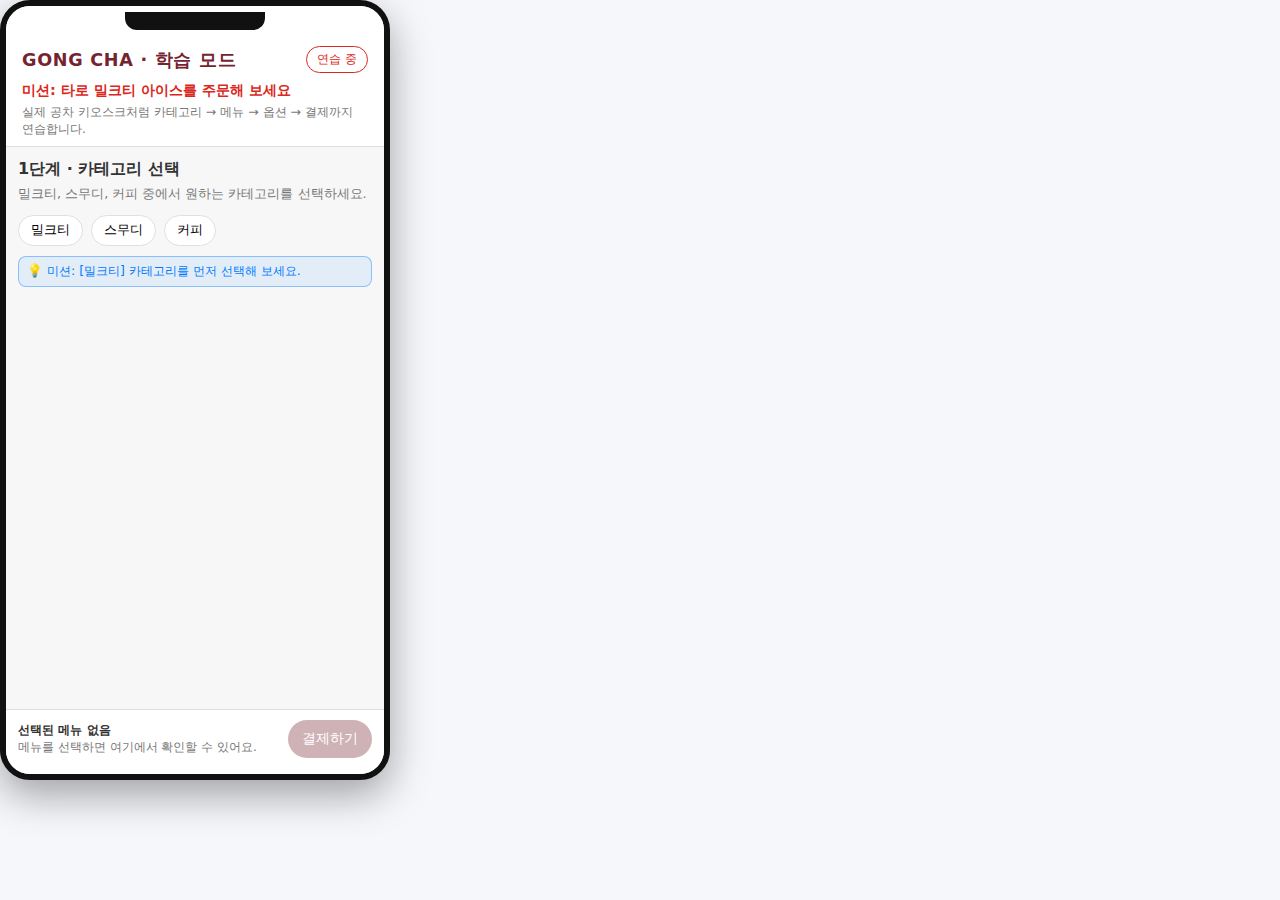
<file: 공차/index.html>
<!DOCTYPE html>
<html lang="ko">
<head>
  <meta charset="UTF-8" />
  <meta name="viewport" content="width=device-width, initial-scale=1.0" />
  <title>공차 키오스크 학습 모드</title>
  <link rel="stylesheet" href="./style.css" />
</head>
<body>
  <div class="phone-frame">
    <div class="phone-notch"></div>
    <header>
      <div class="brand-row">
        <div class="brand-name">GONG CHA · 학습 모드</div>
        <div class="mode-pill">연습 중</div>
      </div>
      <div class="mission-text">미션: 타로 밀크티 아이스를 주문해 보세요</div>
      <div class="mission-sub">
        실제 공차 키오스크처럼 카테고리 → 메뉴 → 옵션 → 결제까지 연습합니다.
      </div>
    </header>

    <main class="screen" id="screen">
      <!-- JS로 동적 렌더링 -->
    </main>

    <div class="bottom-bar">
      <div class="cart-summary" id="cart-summary">
        <span class="cart-title" id="cart-title">선택된 메뉴 없음</span>
        <span class="cart-sub" id="cart-sub">메뉴를 선택하면 여기에서 확인할 수 있어요.</span>
      </div>
      <button class="pay-btn" id="pay-btn" disabled>결제하기</button>
    </div>
  </div>

  <script src="./app.js"></script>
</body>
</html>
</file>
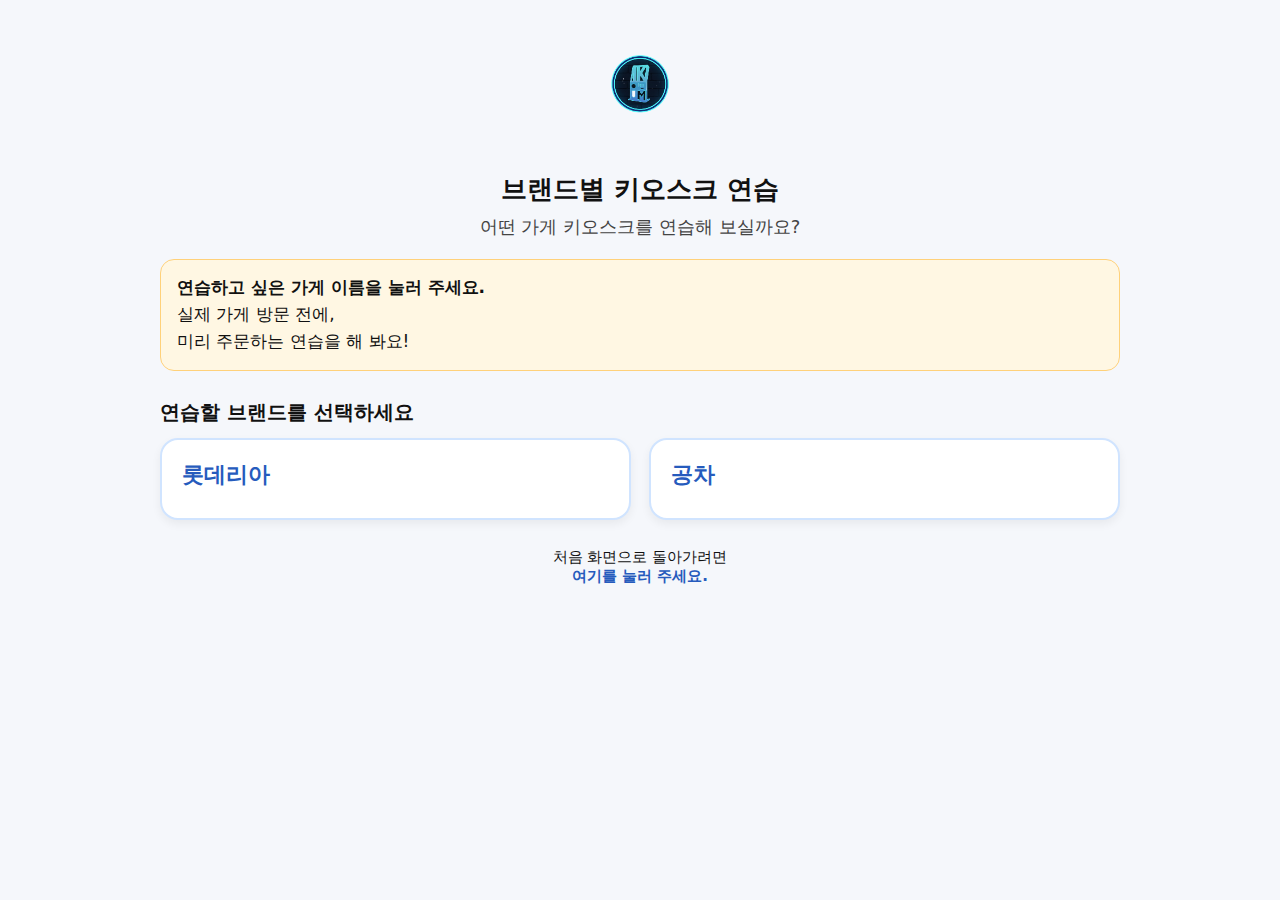
<file: brand.html>
<!DOCTYPE html>
<html lang="ko">
<head>
    <meta charset="UTF-8" />
    <meta name="viewport" content="width=device-width, initial-scale=1.0" />
    <title>브랜드별 키오스크 연습 - 키오도움</title>
    <style>
        /* 전체 화면 스타일 (index와 통일) */
        body {
            margin: 0;
            padding: 0;
            font-family: -apple-system, BlinkMacSystemFont, "Apple SD Gothic Neo",
                "Noto Sans KR", system-ui, sans-serif;
            background: #f5f7fb;
            color: #111;
        }

        .page {
            max-width: 960px;
            margin: 0 auto;
            padding: 24px 16px 40px;
        }

        /* 로고 + 제목 영역 */
        .header {
            text-align: center;
            margin-bottom: 16px;
        }

        .logo {
            width: 140px;
            max-width: 50vw;
            margin: 0 auto 8px;
            display: block;
        }

        .title-main {
            font-size: 26px;
            font-weight: 700;
        }

        .title-sub {
            margin-top: 8px;
            font-size: 18px;
            color: #444;
        }

        /* 안내 문구 */
        .help-text {
            margin-top: 20px;
            padding: 14px 16px;
            background: #fff7e3;
            border-radius: 14px;
            border: 1px solid #ffd17a;
            font-size: 17px;
            line-height: 1.6;
        }

        .help-text strong {
            font-weight: 700;
        }

        /* 브랜드 선택 영역 */
        .mode-title {
            margin-top: 28px;
            margin-bottom: 12px;
            font-size: 20px;
            font-weight: 600;
        }

        .brand-wrapper {
            display: flex;
            flex-direction: column;
            gap: 18px;
            margin-top: 8px;
        }

        @media (min-width: 720px) {
            .brand-wrapper {
                flex-direction: row;
            }
        }

        .brand-card {
            flex: 1;
            padding: 20px 20px;
            background: #ffffff;
            border-radius: 18px;
            border: 2px solid #d0e4ff;
            box-shadow: 0 4px 10px rgba(0, 0, 0, 0.06);
            cursor: pointer;
            text-align: left;
            transition: transform 0.15s ease, box-shadow 0.15s ease,
                border-color 0.15s ease, background 0.15s ease;
        }

        .brand-card:focus,
        .brand-card:hover {
            transform: translateY(-2px);
            box-shadow: 0 6px 16px rgba(0, 0, 0, 0.12);
            border-color: #3c8dff;
            background: #f7fbff;
            outline: none;
        }

        .brand-name {
            font-size: 22px;
            font-weight: 700;
            margin-bottom: 8px;
            color: #265bbd;
        }

        .brand-desc {
            font-size: 16px;
            line-height: 1.6;
            color: #333;
        }

        .back-link {
            margin-top: 28px;
            font-size: 15px;
            text-align: center;
        }

        .back-link a {
            color: #265bbd;
            text-decoration: none;
            font-weight: 600;
        }

        .back-link a:hover {
            text-decoration: underline;
        }
    </style>
</head>
<body>
<div class="page">
    <!-- 로고 + 제목 -->
    <header class="header">
        <!-- 여기 src에 실제 로고 파일 이름 맞춰주기 -->
        <img src="logo.png" alt="키오도움 로고" class="logo" />

        <div class="title-main">브랜드별 키오스크 연습</div>
        <div class="title-sub">어떤 가게 키오스크를 연습해 보실까요?</div>
    </header>

    <!-- 안내 문구 -->
    <section class="help-text">
        <strong>연습하고 싶은 가게 이름을 눌러 주세요.</strong><br />
        실제 가게 방문 전에,<br />
        미리 주문하는 연습을 해 봐요!
    </section>

    <!-- 브랜드 선택 -->
    <section>
        <div class="mode-title">연습할 브랜드를 선택하세요</div>

        <div class="brand-wrapper">

            <!-- 롯데리아 -->
            <button class="brand-card" onclick="location.href='https://rladhekd.github.io/lotteria-training/'">
                <div class="brand-name">롯데리아</div>
            </button>

            <!-- 공차 -->
            <button class="brand-card" onclick="location.href='https://pjcosmos.github.io/gongcha/'">
                <div class="brand-name">공차</div>
            </button>

        </div>
    </section>

    <!-- 뒤로가기(처음 화면) 안내 -->
    <div class="back-link">
        처음 화면으로 돌아가려면<br />
        <a href="index.html" onclick="sessionStorage.setItem('navigateFromPage', 'true')">
    여기를 눌러 주세요.</a>
    </div>
</div>
</body>
</html>
</file>
<file: 공차/style.css>
.page {
    max-width: 960px;
    margin: 0 auto;
    padding: 24px 16px 40px;
}

:root {
  --primary: #da291c;
  --secondary: #76232f;
  --bg: #f7f7f7;
  --text: #333;
  --border: #e0e0e0;
  --success: #28a745;
  --error: #dc3545;
  --info: #007bff;
}

* {
  box-sizing: border-box;
}

body {
    margin: 0;
    padding: 0;
    font-family: -apple-system, BlinkMacSystemFont, "Apple SD Gothic Neo", "Noto Sans KR", system-ui, sans-serif;
    background: #f5f7fb;
    color: #111;
}

/* 휴대폰 프레임 */
.phone-frame {
  width: 390px;
  height: 780px;
  background: var(--bg);
  border-radius: 30px;
  box-shadow: 0 15px 40px rgba(0, 0, 0, 0.35);
  overflow: hidden;
  display: flex;
  flex-direction: column;
  border: 6px solid #111;
  position: relative;
}

/* 상단 노치 느낌 */
.phone-notch {
  position: absolute;
  top: 6px;
  left: 50%;
  transform: translateX(-50%);
  width: 140px;
  height: 18px;
  background: #111;
  border-radius: 0 0 12px 12px;
  z-index: 10;
}

header {
  padding: 40px 16px 8px;
  background: #ffffff;
  border-bottom: 1px solid var(--border);
}

.brand-row {
  display: flex;
  justify-content: space-between;
  align-items: center;
}

.brand-name {
  font-weight: 700;
  color: var(--secondary);
  letter-spacing: 0.04em;
  font-size: 1.1rem;
}

.mode-pill {
  font-size: 0.75rem;
  padding: 4px 10px;
  border-radius: 999px;
  border: 1px solid var(--primary);
  color: var(--primary);
}

.mission-text {
  margin-top: 8px;
  font-size: 0.9rem;
  font-weight: 600;
  color: var(--primary);
}

.mission-sub {
  margin-top: 4px;
  font-size: 0.78rem;
  color: #777;
}

/* 메인 화면 영역 */
.screen {
  flex: 1;
  padding: 12px 12px 80px;
  overflow-y: auto;
}

.screen-title {
  font-size: 1rem;
  font-weight: 600;
  margin-bottom: 6px;
  color: var(--text);
}

.screen-subtitle {
  font-size: 0.8rem;
  color: #777;
  margin-bottom: 12px;
}

.chip-row {
  display: flex;
  gap: 8px;
  margin-bottom: 10px;
  flex-wrap: wrap;
}

.chip {
  padding: 6px 12px;
  border-radius: 999px;
  background: #fff;
  border: 1px solid var(--border);
  font-size: 0.8rem;
  cursor: pointer;
}

.chip.active {
  background: var(--secondary);
  color: #fff;
  border-color: var(--secondary);
}

.grid {
  display: grid;
  grid-template-columns: repeat(2, minmax(0, 1fr));
  gap: 8px;
  margin-bottom: 12px;
}

.card {
  background: #fff;
  border-radius: 12px;
  border: 1px solid var(--border);
  padding: 10px;
  cursor: pointer;
  display: flex;
  flex-direction: column;
  gap: 4px;
  font-size: 0.82rem;
}

.card:hover {
  border-color: var(--primary);
  box-shadow: 0 2px 8px rgba(0, 0, 0, 0.07);
}

.card-title {
  font-weight: 600;
  color: var(--text);
}

.card-desc {
  font-size: 0.72rem;
  color: #777;
}

.card-price {
  font-size: 0.8rem;
  font-weight: 600;
  color: var(--secondary);
  margin-top: 4px;
}

.badge {
  display: inline-block;
  font-size: 0.7rem;
  padding: 2px 6px;
  border-radius: 999px;
  background: #f1f1f1;
  color: #555;
  margin-left: 4px;
}

.section-title {
  margin-top: 4px;
  font-size: 0.85rem;
  font-weight: 600;
  margin-bottom: 4px;
}

.option-row {
  display: flex;
  gap: 8px;
  margin-bottom: 4px;
}

.option-btn {
  flex: 1;
  padding: 8px 6px;
  border-radius: 999px;
  border: 1px solid var(--border);
  background: #fff;
  font-size: 0.78rem;
  cursor: pointer;
  text-align: center;
}

.option-btn.active {
  border-color: var(--secondary);
  background: #fbe8ea;
  color: var(--secondary);
  font-weight: 600;
}

.primary-btn,
.secondary-btn {
  width: 100%;
  padding: 10px;
  border-radius: 999px;
  font-size: 0.9rem;
  cursor: pointer;
  border: none;
}

.primary-btn {
  background: var(--primary);
  color: #fff;
  margin-top: 8px;
}

.secondary-btn {
  background: #fff;
  border: 1px solid var(--border);
  margin-top: 4px;
}

.primary-btn:active,
.secondary-btn:active,
.option-btn:active,
.chip:active,
.card:active {
  transform: translateY(1px);
}

/* 토스트 / 피드백 */
.toast {
  margin-top: 4px;
  font-size: 0.78rem;
  padding: 6px 8px;
  border-radius: 8px;
  display: none;
}

.toast.show {
  display: block;
}

.toast.success {
  background: rgba(40, 167, 69, 0.09);
  color: var(--success);
  border: 1px solid rgba(40, 167, 69, 0.4);
}

.toast.error {
  background: rgba(220, 53, 69, 0.09);
  color: var(--error);
  border: 1px solid rgba(220, 53, 69, 0.4);
}

.toast.info {
  background: rgba(0, 123, 255, 0.08);
  color: var(--info);
  border: 1px solid rgba(0, 123, 255, 0.4);
}

/* 하단 장바구니 바 */
.bottom-bar {
  position: absolute;
  left: 0;
  right: 0;
  bottom: 0;
  padding: 10px 12px 16px;
  background: #ffffff;
  border-top: 1px solid var(--border);
  display: flex;
  gap: 8px;
  align-items: center;
}

.cart-summary {
  flex: 1;
  display: flex;
  flex-direction: column;
  font-size: 0.78rem;
}

.cart-title {
  font-weight: 600;
  color: var(--text);
  white-space: nowrap;
  overflow: hidden;
  text-overflow: ellipsis;
  max-width: 180px;
}

.cart-sub {
  font-size: 0.75rem;
  color: #777;
}

.cart-price {
  font-weight: 700;
  color: var(--secondary);
  font-size: 0.9rem;
}

.pay-btn {
  padding: 10px 14px;
  border-radius: 999px;
  border: none;
  background: var(--secondary);
  color: #fff;
  font-size: 0.85rem;
  cursor: pointer;
  white-space: nowrap;
}

.pay-btn:disabled {
  opacity: 0.35;
  cursor: default;
}

.center-message {
  margin-top: 40px;
  text-align: center;
  color: #777;
  font-size: 0.9rem;
}
</file>
